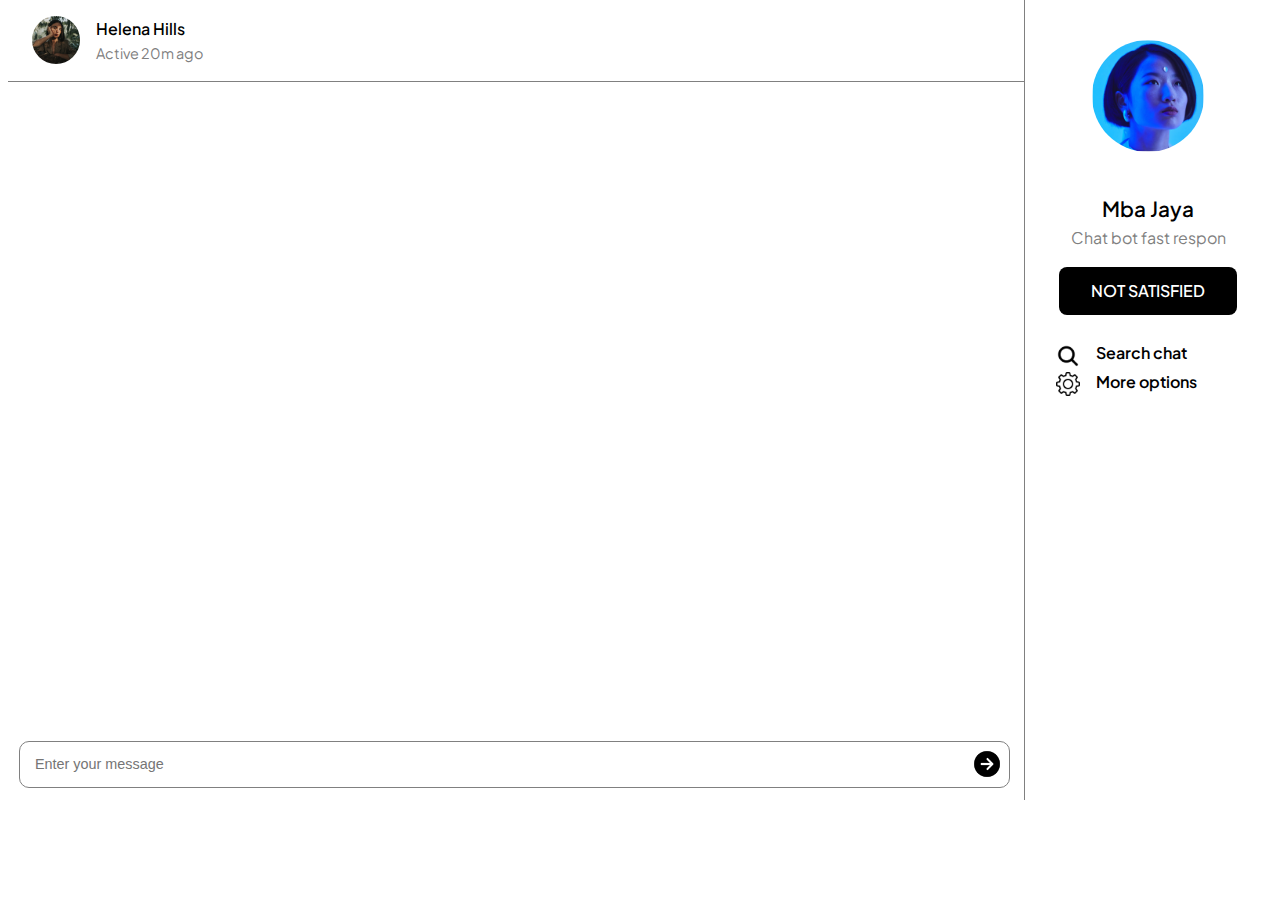
<file: csbot.html>
<!DOCTYPE html>
<html lang="en">
<head>
    <meta charset="UTF-8">
    <meta name="viewport" content="width=device-width, initial-scale=1.0">
    <title>Customer Service</title>
    <link rel="stylesheet" href="styleCS.css">
    <link rel="preconnect" href="https://fonts.googleapis.com">
    <link rel="preconnect" href="https://fonts.gstatic.com" crossorigin>
    <link href="https://fonts.googleapis.com/css2?family=Plus+Jakarta+Sans:ital,wght@0,200..800;1,200..800&display=swap" rel="stylesheet">
</head>
<body>
    <main>
        <div class="chat">
            <div class="customer">
                <img src="customer.png" alt="">
                <div class="customer-profile">
                    <p>Helena Hills</p>
                    <p>Active 20m ago</p>
                </div>
            </div>
            <div class="chat-area">

            </div>
            <div class="message-container">
                <input type="text" class="message-input" placeholder="Enter your message">
                <div class="icon-container">
                    <img src="Arrow_right_circle.png" alt="send" class="icon">
                
                </div>
            </div>
        </div>

        <div class="profile-cs">
            <img src="cs.png" alt="">
            <p class="name">Mba Jaya</p>
            <p class="ket">Chat bot fast respon</p>
            <a href="csadmin.html">NOT SATISFIED</a>
            <div class="menu">
                <div class="menu-item">
                    <img src="Fill=True.png" alt="">
                    <p>Search chat</p>
                </div>
                <div class="menu-item">
                    <img src="/image/settings-asset.jpeg" alt="">
                    <p>More options</p>
                </div>
            </div>

        </div>

    </main>
    
</body>
</html>
</file>
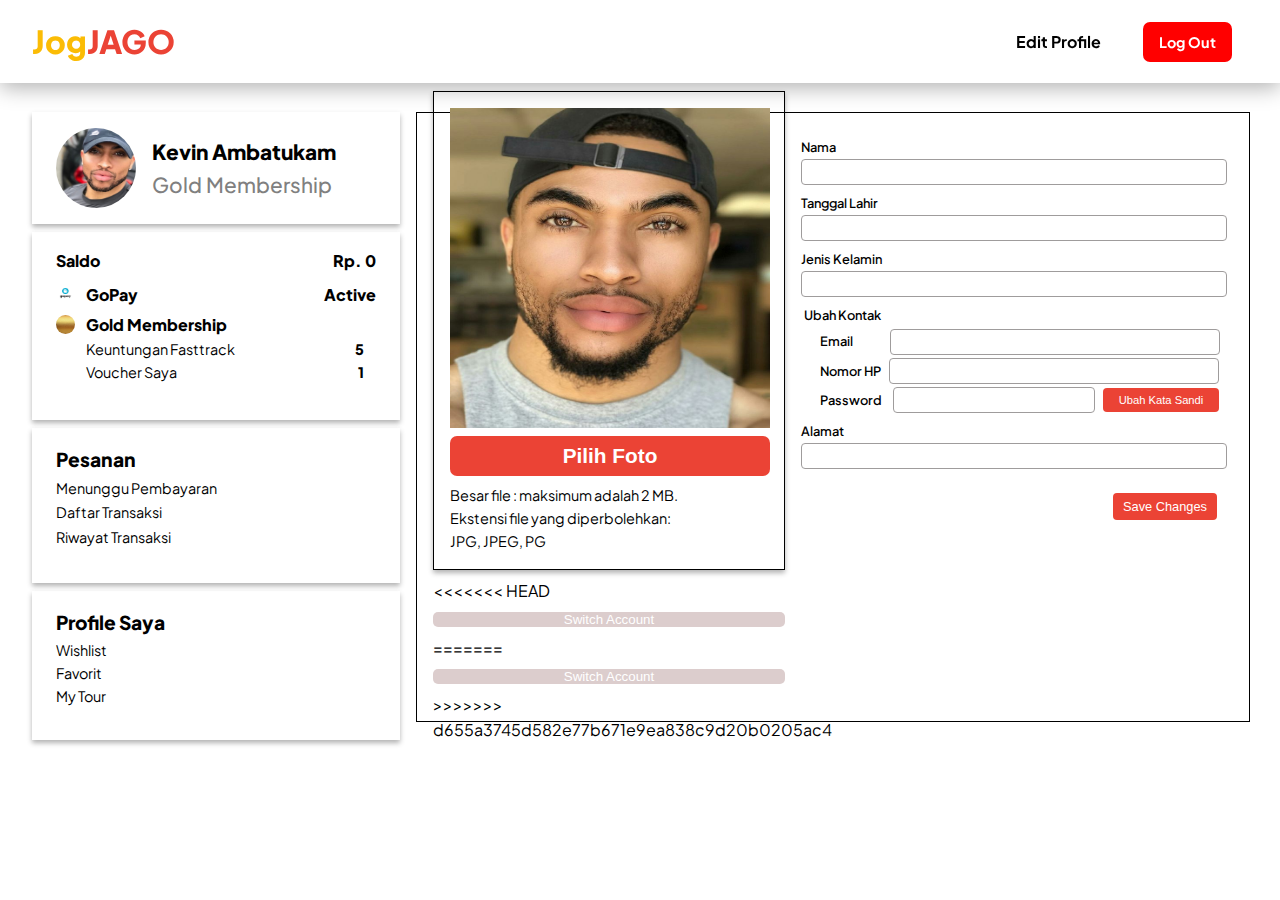
<file: edit-profile.html>
<!DOCTYPE html>
<html lang="en">
<head>
    <meta charset="UTF-8">
    <meta name="viewport" content="width=device-width, initial-scale=1.0">
    <title>Edit Profile</title>
    <link rel="stylesheet" href="/css/styleEditProfile.css">
    <link rel="preconnect" href="https://fonts.googleapis.com">
    <link rel="preconnect" href="https://fonts.gstatic.com" crossorigin>
    <link href="https://fonts.googleapis.com/css2?family=Plus+Jakarta+Sans:ital,wght@0,200..800;1,200..800&display=swap" rel="stylesheet">
</head>
<body>
    <header>
        <nav>
            <div class="logo">
                <p>Jog<a>JAGO</a></p>
            </div>
            <div class="menu">
                <ul>
                    <li><a href="#travel">Edit Profile</a></li>
                    <li class="logout"><a href="login.html">Log Out</a></li>
                </ul>
            </div>
        </nav>
    </header>
    <main>
        <div class="about-profile">
            <div class="name-profile">
                <img src="/image/profile-asset2.jpeg" alt="">
                <div class="text-1">
                    <h1 class="name">Kevin Ambatukam</h1>
                    <h1 class="membership">Gold Membership</h1>
                </div>
            </div>
            <div class="benefit">
                <div class="item-benefit">
                    <p>Saldo</p>
                    <p>Rp. 0</p>
                </div>
                <div class="item-benefit">
                    <div class="gopay">
                        <img src="/image/gopay-asset.jpeg" alt="">
                        <p>GoPay</p>
                    </div>
                    <p>Active</p>
                </div>
                <div class="item-benefit-member">
                    <img src="/image/gold-asset.jpeg" alt="">
                    <div class="detail-member">
                        <a href="membership.html">Gold Membership</a>
                        <div class="detail-benefit">
                            <p>Keuntungan Fasttrack</p>
                            <p class="">5</p>
                        </div>
                        <div class="detail-benefit">
                            <p>Voucher Saya</p>
                            <p>1</p>
                        </div>  
                    </div>
                </div>

            </div>
            <div class="order">
                <h1>Pesanan</h1>
                <p>Menunggu Pembayaran</p>
                <p>Daftar Transaksi</p>
                <p>Riwayat Transaksi</p>
            </div>
            <div class="myprofile">
                <h1>Profile Saya</h1>
                <div class="content-myprofile">
                    <a href="wishlist.html">Wishlist</a>
                    <p>Favorit</p>
                    <a href="ticket.html">My Tour</a>
                </div>
                
            </div>
        </div>
        <div class="editprofile">
            <div class="profile-photo">
                <div class="upload-photo">
                    <img src="/image/profile-asset1.jpeg" alt="">
                    <button>Pilih Foto</button>
                    <p>Besar file : maksimum adalah 2 MB. Ekstensi file yang diperbolehkan: JPG, JPEG, PG</p>
                </div>
<<<<<<< HEAD
                <button>Switch Account</button>
=======
                <button onclick="switchAcc()">Switch Account</button>
>>>>>>> d655a3745d582e77b671e9ea838c9d20b0205ac4
                <!-- <button>Delete Account</button> -->
            </div>
            <div class="detail-profile">
                <div class="item">
                    <p class="title">Nama</p>
                    <input type="text" placeholder="">
                </div>
                <div class="item">
                    <p class="title">Tanggal Lahir</p>
                    <input type="text">
                </div>
                <div class="item">
                    <p class="title">Jenis Kelamin</p>
                    <input type="text">
                </div> 
                <div class="item-contact">
                    <p>Ubah Kontak</p>
                    <div class="item email">
                        <p class="title">Email</p>
                        <input type="email">
                    </div>
                    <div class="item no">
                        <p class="title">Nomor HP</p>
                        <input type="text">
                    </div>
                    <div class="item password">
                        <p class="title">Password</p>
                        <input type="password">
                        <button>Ubah Kata Sandi</button>
                    </div>
                </div>
                <div class="item alamat">
                    <p class="title">Alamat</p>
                    <input type="text">
                </div>
                <div class="submit">
                    <button>Save Changes</button>
                </div>
            </div>
        </div>
    </main>
    <script>
        document.getElementsByClassName("logo")[0].addEventListener("click", function() {
            window.location.href = "index.html";
        });

        function switchAcc() {
            window.location.href = "login.html";
        }
    </script>
    
</body>
</html>
</file>
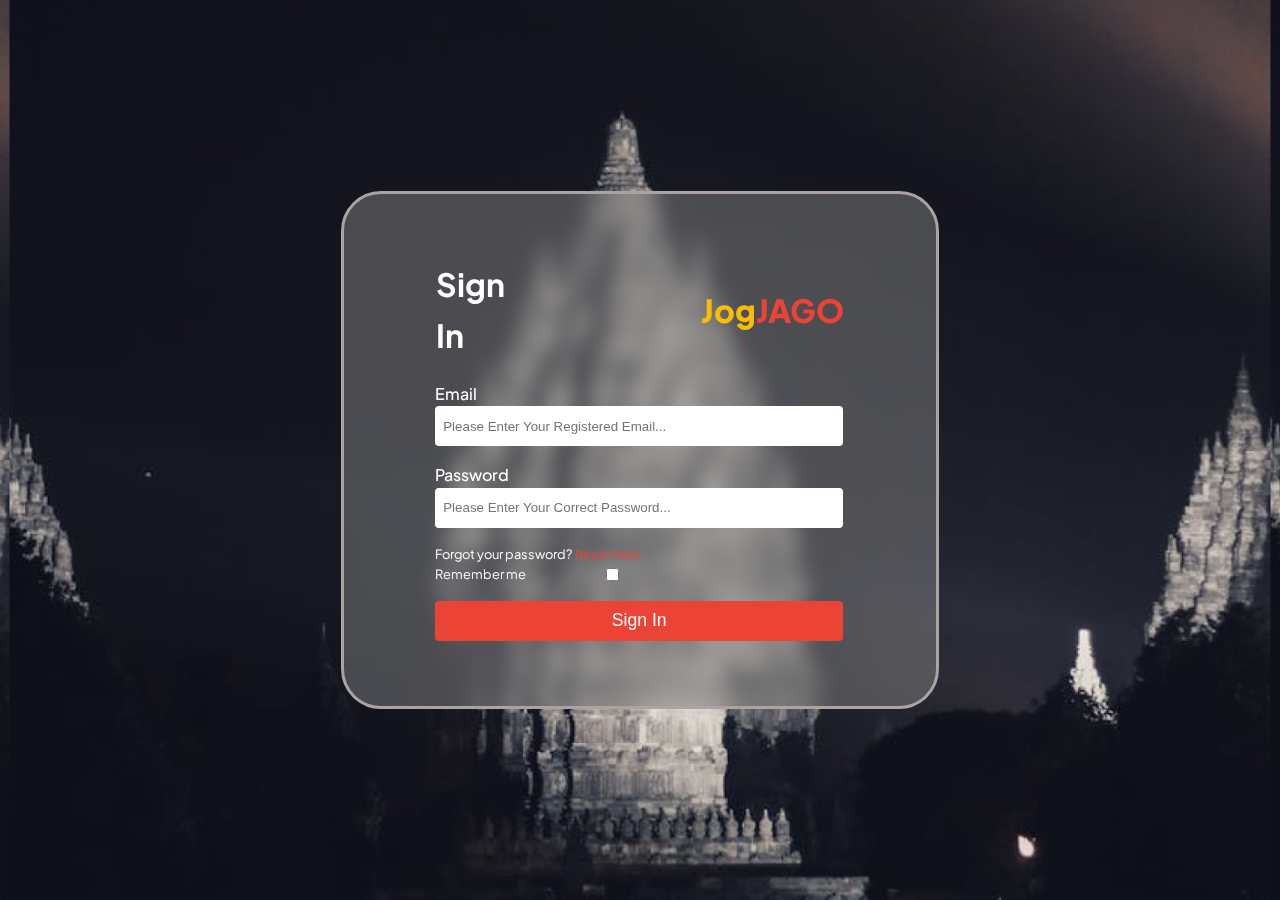
<file: login.html>
<!DOCTYPE html>
<html lang="en">
<head>
    <meta charset="UTF-8">
    <meta name="viewport" content="width=device-width, initial-scale=1.0">
    <title>Login</title>
    <link rel="stylesheet" href="styleLogin.css">
    <link rel="preconnect" href="https://fonts.googleapis.com">
    <link rel="preconnect" href="https://fonts.gstatic.com" crossorigin>
    <link href="https://fonts.googleapis.com/css2?family=Plus+Jakarta+Sans:ital,wght@0,200..800;1,200..800&display=swap" rel="stylesheet">
</head>
<body>
    <main>
        <div class="title">
            <div class="create">
                <h1>Sign In</h1>
            </div>
            <div class="logo">
                <p>Jog<a>JAGO</a></p>
            </div>
        </div>

        <form onsubmit="validateLogin(event)">
            <div class="input email">
                <h3>Email</h3>
                <input type="email" id="email" placeholder="Please Enter Your Registered Email..." required>
            </div>
            <div class="input password">
                <h3>Password</h3>
                <input type="password" id="password" placeholder="Please Enter Your Correct Password..." required>
            </div>
            <div class="reset-menu">
                <p>Forgot your password?</p>
                <a href="resetpassword.html">
                    Reset<p> here</p>
                </a>
            </div>
            <div class="remember">
                <label for="remember">Remember me</label>
                <input type="checkbox" name="choices" id="remember">
            </div>
            
            <div class="login">
                <button type="submit">Sign In</button>
            </div>
        </form>
        
    </main>
    <script>
        let failedAttempts = 0;

        function validateLogin(event) {
            event.preventDefault(); 
            var email = document.getElementById('email').value;
            var password = document.getElementById('password').value;

            if (email === 'admin@gmail.com' && password === '123') {
                window.location.href = 'index.html';
            } else {
                failedAttempts++;
                if (failedAttempts >= 3) {
                    window.location.href = 'resetpassword.html';
                    alert('Password Anda Salah Lebih dari 3x, Silahkan Reset Password Anda!');
                } else {
                    alert('Password Anda Salah, Silahkan Isi Ulang');
                }
            }
        }
    </script>
</body>
</html>
</file>
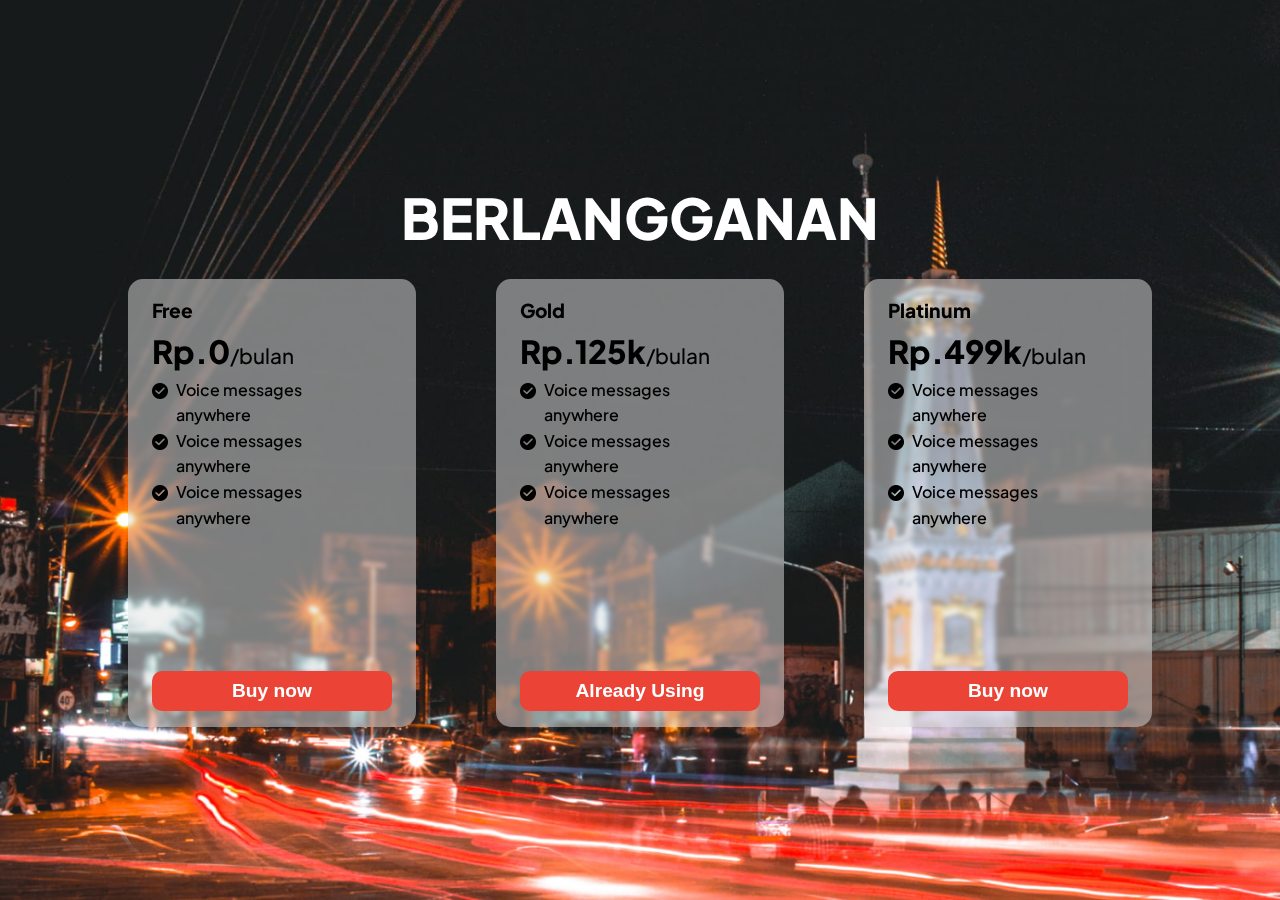
<file: membership.html>
<!DOCTYPE html>
<html lang="en">
<head>
    <meta charset="UTF-8">
    <meta name="viewport" content="width=device-width, initial-scale=1.0">
    <title>Membership</title>
    <link rel="stylesheet" href="/css/styleMembership.css">
    <link rel="preconnect" href="https://fonts.googleapis.com">
    <link rel="preconnect" href="https://fonts.gstatic.com" crossorigin>
    <link href="https://fonts.googleapis.com/css2?family=Plus+Jakarta+Sans:ital,wght@0,200..800;1,200..800&display=swap" rel="stylesheet">
</head>
<body> 
    <main>
        <h1>BERLANGGANAN</h1>
        <div class="membership">
            <div class="detail-membership">
                <div class="content">
                    <h2 class="title">Free</h2>
                    <h2 class="price">Rp.0<a>/bulan</a></h2>
                    <div class="detail-benefit">
                        <img src="/image/checked.png" alt="">
                        <p>Voice messages anywhere</p>
                    </div>
                    <div class="detail-benefit">
                        <img src="/image/checked.png" alt="">
                        <p>Voice messages anywhere</p>
                    </div>
                    <div class="detail-benefit">
                        <img src="/image/checked.png" alt="">
                        <p>Voice messages anywhere</p>
                    </div>
                </div>
                <button>Buy now</button>
            </div>
            <div class="detail-membership">
                <div class="content">
                    <h2 class="title">Gold</h2>
                    <h2 class="price">Rp.125k<a>/bulan</a></h2>
                    <div class="detail-benefit">
                        <img src="/image/checked.png" alt="">
                        <p>Voice messages anywhere</p>
                    </div>
                    <div class="detail-benefit">
                        <img src="/image/checked.png" alt="">
                        <p>Voice messages anywhere</p>
                    </div>
                    <div class="detail-benefit">
                        <img src="/image/checked.png" alt="">
                        <p>Voice messages anywhere</p>
                    </div>
                </div>
                <button>Already Using</button>
            </div>
            <div class="detail-membership">
                <div class="content">
                    <h2 class="title">Platinum</h2>
                    <h2 class="price">Rp.499k<a>/bulan</a></h2>
                    <div class="detail-benefit">
                        <img src="/image/checked.png" alt="">
                        <p>Voice messages anywhere</p>
                    </div>
                    <div class="detail-benefit">
                        <img src="/image/checked.png" alt="">
                        <p>Voice messages anywhere</p>
                    </div>
                    <div class="detail-benefit">
                        <img src="/image/checked.png" alt="">
                        <p>Voice messages anywhere</p>
                    </div>
                </div>
                <button>Buy now</button>
            </div>
        </div>
    </main>
</body>
</html>
</file>
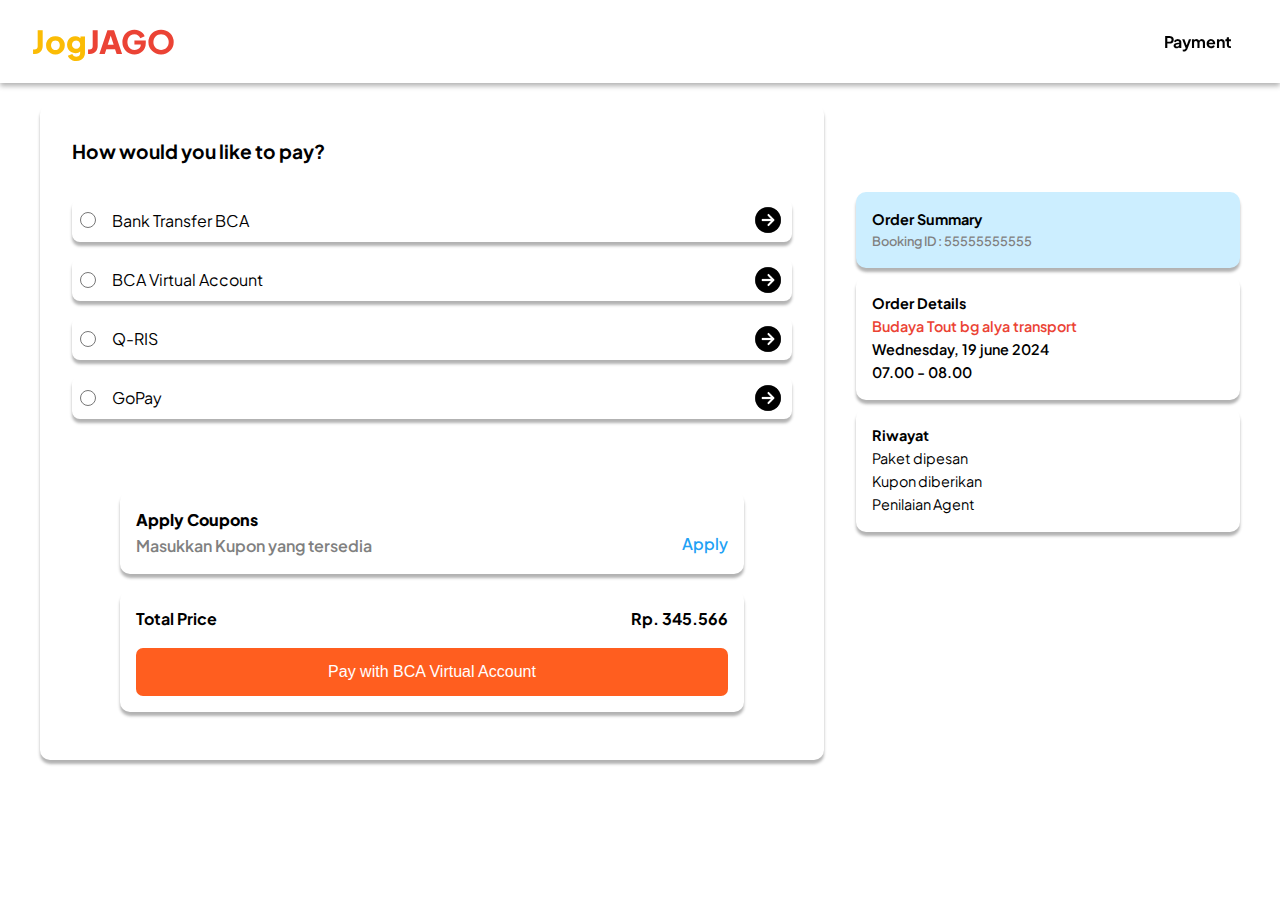
<file: payment.html>
<!DOCTYPE html>
<html lang="en">
<head>
    <meta charset="UTF-8">
    <meta name="viewport" content="width=device-width, initial-scale=1.0">
    <title>Payment</title>
    <link rel="stylesheet" href="stylePayment.css">
    <link rel="preconnect" href="https://fonts.googleapis.com">
    <link rel="preconnect" href="https://fonts.gstatic.com" crossorigin>
    <link href="https://fonts.googleapis.com/css2?family=Plus+Jakarta+Sans:ital,wght@0,200..800;1,200..800&display=swap" rel="stylesheet">
</head>
<body>
    <header>
        <nav>
            <div class="logo">
                <p>Jog<a>JAGO</a></p>
            </div>
            <div class="menu">
                <ul>
                    <li><a href="#travel">Payment</a></li>
                </ul>
            </div>
        </nav>
    </header>
    <main>
        <div class="payment-menu">
            <div class="option">
                <h1>How would you like to pay? </h1>
                <div class="bank">
                    <div class="name"> 
                        <input type="radio" id="bca">
                        <label for="bca">Bank Transfer BCA</label>
                    </div>
                    <img src="Arrow_right_circle.png" alt="">
                </div>
                <div class="bank">
                    <div class="name"> 
                        <input type="radio" id="va">
                        <label for="va">BCA Virtual Account</label>
                    </div>
                    <img src="Arrow_right_circle.png" alt="">
                </div>
                <div class="bank">
                    <div class="name"> 
                        <input type="radio" id="qris">
                        <label for="qris">Q-RIS</label>
                    </div>
                    <img src="Arrow_right_circle.png" alt="">
                </div>
                <div class="bank">
                    <div class="name"> 
                        <input type="radio" id="gopay">
                        <label for="gopay">GoPay</label>
                    </div>
                    <img src="Arrow_right_circle.png" alt="">
                </div>
            </div>
            <div class="confirm">
                <div class="coupon">
                    <div class="text">
                        <p>Apply Coupons</p>
                        <p>Masukkan Kupon yang tersedia</p>
                    </div>
                    <p>Apply</p>
                </div>
                <div class="total">
                    <div class="text-1">
                        <p>Total Price</p>
                        <p>Rp. 345.566</p>
                    </div>
                    <button>Pay with BCA Virtual Account</button>
                </div>
            </div>
            
        </div>
        <div class="payment-detail">
            <div class="sum">
                <p>Order Summary</p>
                <p>Booking ID : 55555555555</p>
            </div>
            <div class="order-detail">
                <p class="title">Order Details</p>
                <p class="type">Budaya Tout bg alya transport</p>
                <p>Wednesday, 19 june 2024</p>
                <p>07.00 - 08.00</p>
            </div>
            <div class="riwayat">
                <p class="title">Riwayat</p>
                <p>Paket dipesan</p>
                <p>Kupon diberikan</p>
                <p>Penilaian Agent</p>
            </div>

        </div>

    </main>
    
</body>
</html>
</file>
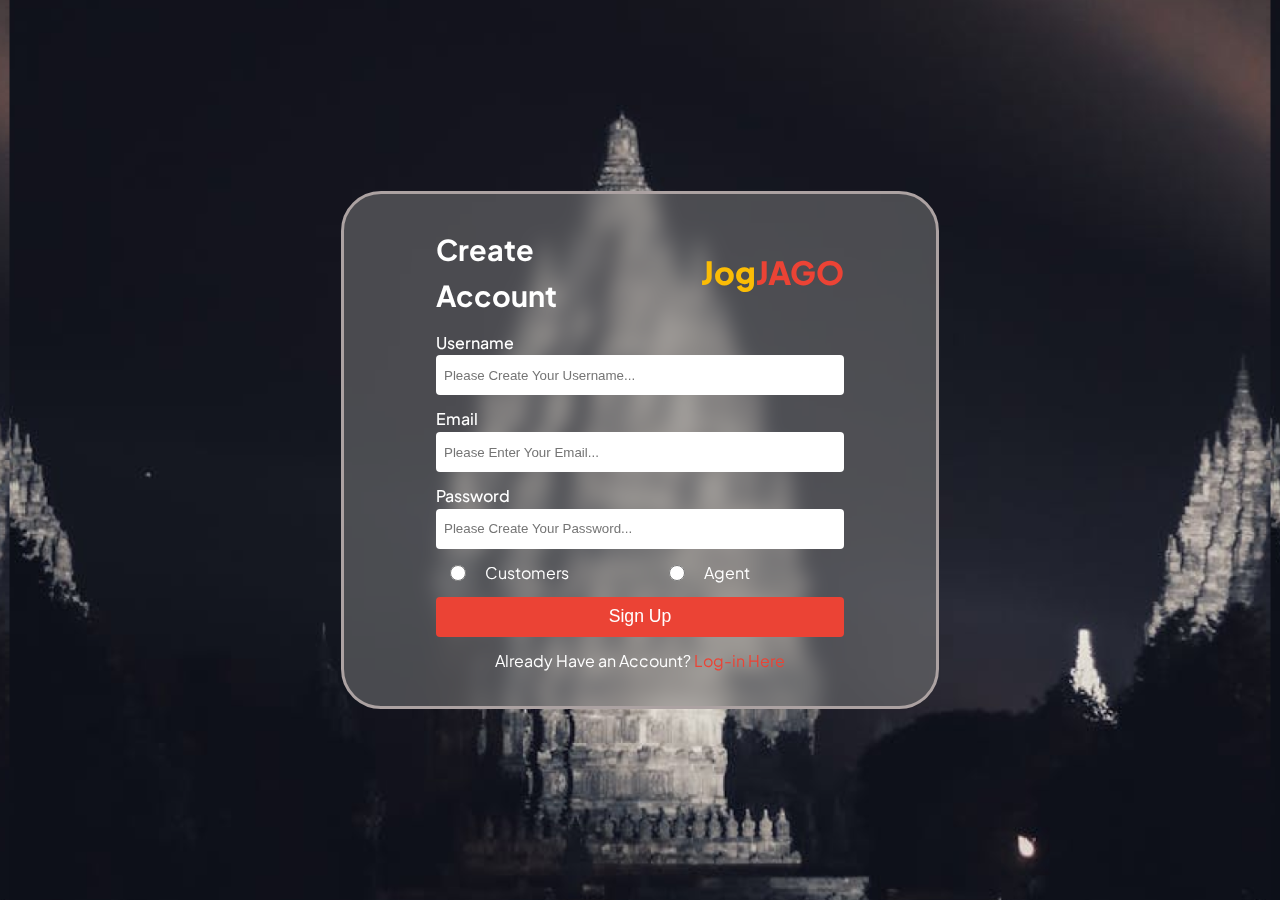
<file: register.html>
<!DOCTYPE html>
<html lang="en">
<head>
    <meta charset="UTF-8">
    <meta name="viewport" content="width=device-width, initial-scale=1.0">
    <title>Register</title>
    <link rel="stylesheet" href="styleRegister.css">
    <link rel="preconnect" href="https://fonts.googleapis.com">
    <link rel="preconnect" href="https://fonts.gstatic.com" crossorigin>
    <link href="https://fonts.googleapis.com/css2?family=Plus+Jakarta+Sans:ital,wght@0,200..800;1,200..800&display=swap" rel="stylesheet">
</head>
<body>
    <main>
        <div class="title">
            <div class="create">
                <h1>Create</h1>
                <h1>Account</h1>
            </div>
            <div class="logo">
                <p>Jog<a>JAGO</a></p>
            </div>
        </div>
        <div class="input username">
            <h3>Username</h3>
            <input type="text" placeholder="Please Create Your Username...">

        </div>
        <div class="input email">
            <h3>Email</h3>
            <input type="email" placeholder="Please Enter Your Email...">
        </div>
        <div class="input password">
            <h3>Password</h3>
            <input type="password" placeholder="Please Create Your Password...">
        </div>
        <div class="account">
            <input type="radio" id="customer" name="choices" value="customer">
            <label for="customer">Customers</label>

            <input type="radio" id="agent" name="choices" value="agent">
            <label for="agent">Agent</label>
        </div>
        <div class="register">
            <button>Sign Up</button>
        </div>
        <div class="login-menu">
            <p>Already Have an Account? 
            <a href="login.html">
                Log-in Here</p>
            </a>
        </div>
    </main>
    
</body>
</html>
</file>
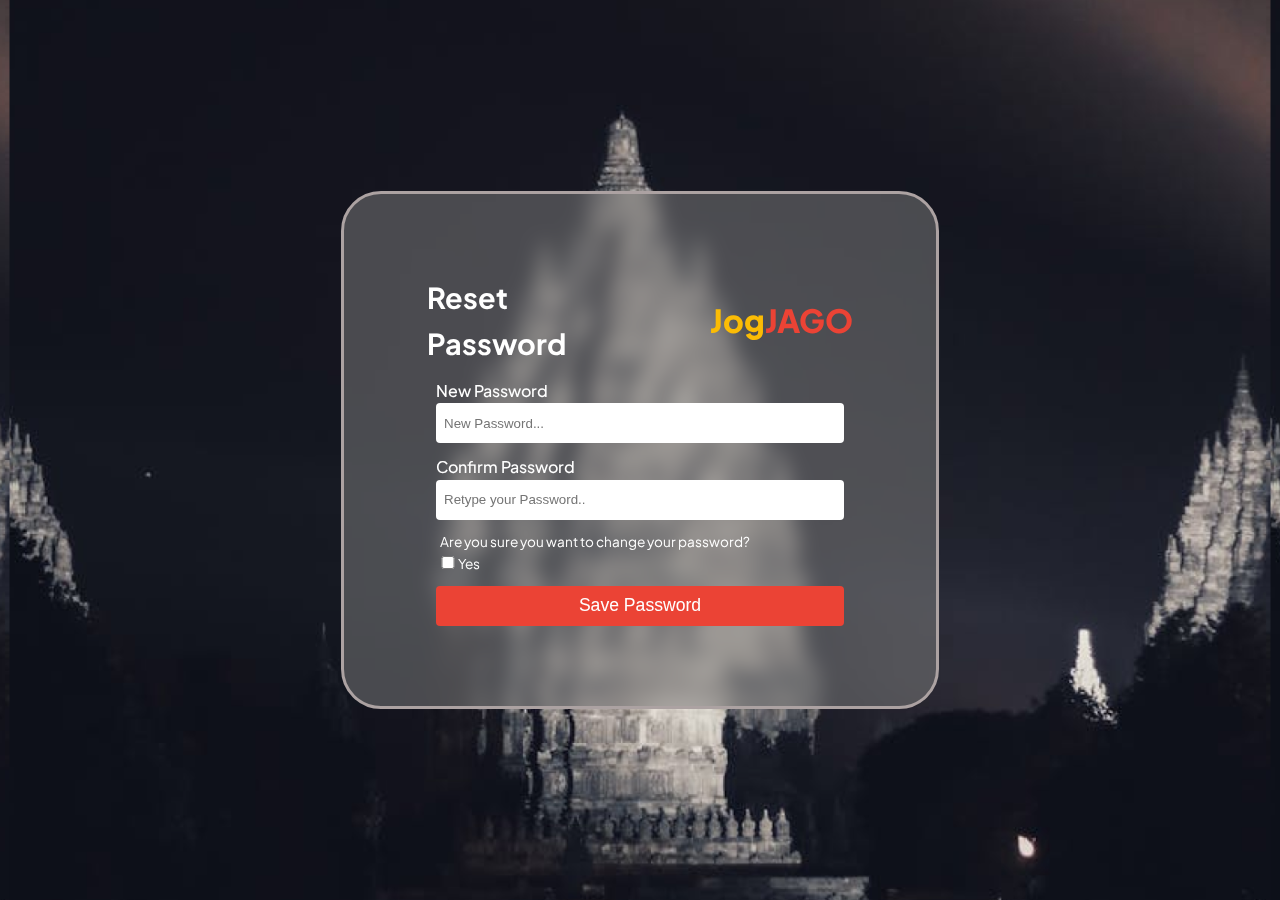
<file: resetpassword.html>
<!DOCTYPE html>
<html lang="en">
<head>
    <meta charset="UTF-8">
    <meta name="viewport" content="width=device-width, initial-scale=1.0">
    <title>Reset Password</title>
    <link rel="stylesheet" href="styleReset.css">
    <link rel="preconnect" href="https://fonts.googleapis.com">
    <link rel="preconnect" href="https://fonts.gstatic.com" crossorigin>
    <link href="https://fonts.googleapis.com/css2?family=Plus+Jakarta+Sans:ital,wght@0,200..800;1,200..800&display=swap" rel="stylesheet">
</head>
<body>
    <main>
        <div class="title">
            <div class="create">
                <h1>Reset</h1>
                <h1>Password</h1>
            </div>
            <div class="logo">
                <p>Jog<a>JAGO</a></p>
            </div>
        </div>
        <div class="input">
            <h3>New Password</h3>
            <input type="password" placeholder="New Password...">
        </div>
        <div class="input">
            <h3>Confirm Password</h3>
            <input type="password" placeholder="Retype your Password..">
        </div>
        <div class="confirm">
            <p>Are you sure you want to change your password?</p>
            <div class="confirm-button">
                <input type="checkbox" id="yes" name="choices" value="customer">
                <label for="yes">Yes</label>
            </div>
            
            
        </div>
        <div class="save">
            <button>Save Password</button>
        </div>
        
    </main>
    
</body>
</html>
</file>
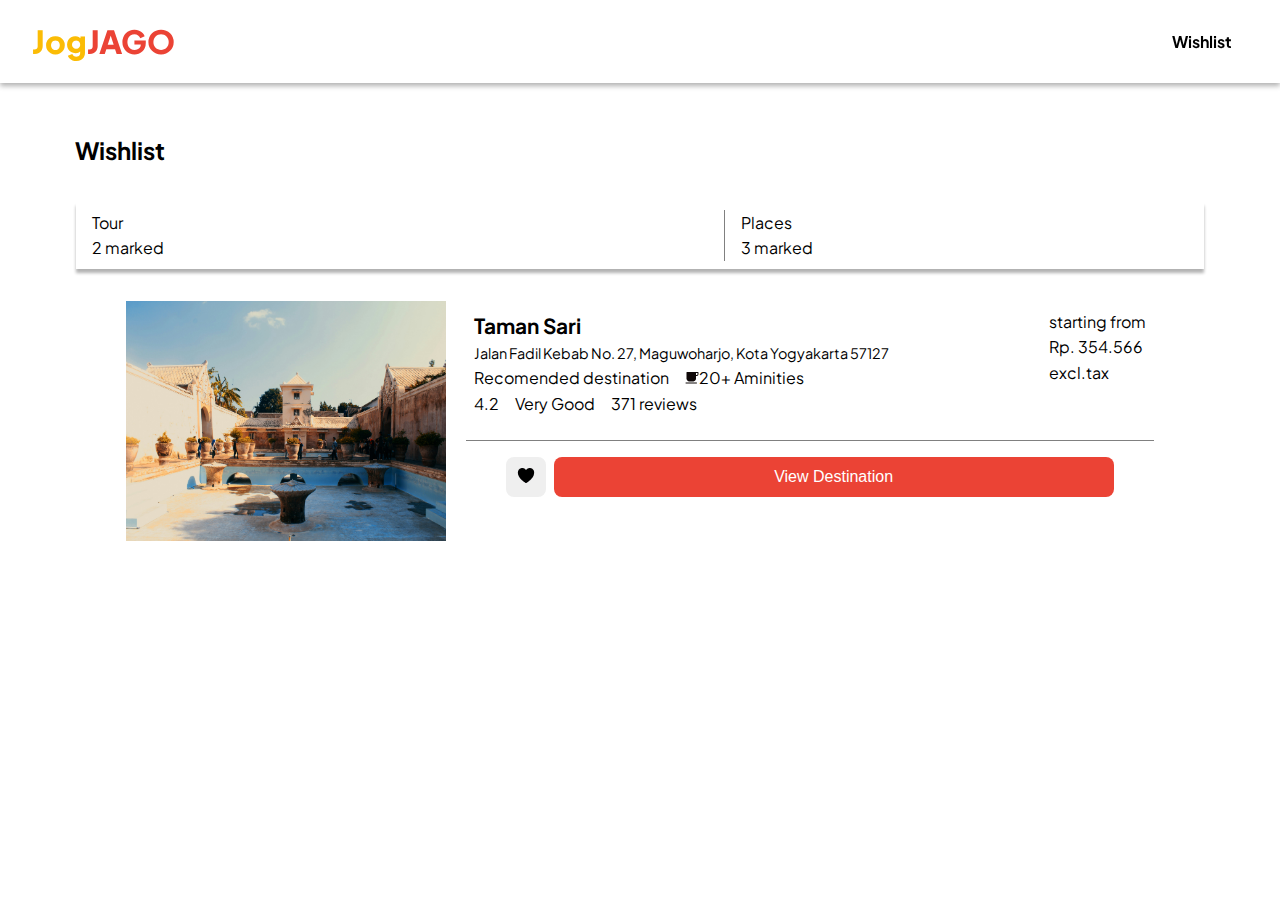
<file: wishlist.html>
<!DOCTYPE html>
<html lang="en">
<head>
    <meta charset="UTF-8">
    <meta name="viewport" content="width=device-width, initial-scale=1.0">
    <title>Wishlist</title>
    <link rel="stylesheet" href="/css/styleWishlist.css">
    <link rel="preconnect" href="https://fonts.googleapis.com">
    <link rel="preconnect" href="https://fonts.gstatic.com" crossorigin>
    <link href="https://fonts.googleapis.com/css2?family=Plus+Jakarta+Sans:ital,wght@0,200..800;1,200..800&display=swap" rel="stylesheet">
</head>
<body>
    <header>
        <nav>
            <div class="logo">
                <p>Jog<a>JAGO</a></p>
            </div>
            <div class="menu">
                <ul>
                    <li><a href="#travel">Wishlist</a></li>
                </ul>
            </div>
        </nav>
    </header>
    <main>
        <h1>Wishlist</h1>
        <div class="menu-main">
            <div class="menu1">
                <p>Tour</p>
                <p>2 marked</p>
            </div>
            <div class="menu2">
                <p>Places</p>
                <p>3 marked</p>
            </div>
        </div>
        <div class="content">
            <div class="item">
                <img src="image/jogja-asset10.jpg" class="item-img" alt="">
                <div class="detail">
                    <div class="description">
                        <div class="text">
                            <h1>Taman Sari</h1>
                            <div class="address">
                                <!-- <img src="/image/maps-asset.png" alt=""> -->
                                <p>Jalan Fadil Kebab No. 27, Maguwoharjo, Kota Yogyakarta 57127</p>
                            </div>
                            <div class="recommend">
                                <p>Recomended destination</p>
                                <div class="icon">
                                    <img src="/image/cafe-asset.png" alt="">
                                    <p>  20+ Aminities</p>
                                </div>
                            </div>
                            <div class="rating">
                                <p class="numrat">4.2</p>
                                <p class="rate">Very Good</p>
                                <p>371 reviews</p>
                            </div>
                        </div>
                        <div class="price">
                            <p class="title">starting from</p>
                            <p>Rp. 354.566</p>
                            <p>excl.tax</p>
                        </div>
                    </div>
                    <div class="button">
                        <button class="fav">
                            <img src="/image/love-asset.png" alt="">
                        </button>
                        <button class="view">View Destination</button>
                    </div>
                </div>
            </div>
        </div>
    </main>
    <script>
        document.getElementsByClassName("logo")[0].addEventListener("click", function() {
            window.location.href = "index.html";
        });
    </script>
</body>
</html>
</file>
<file: styleCS.css>
*{
    padding: 0;
    margin: 0;
    scroll-behavior: smooth;
}
body{
    line-height: 1.6;
    font-family: "Plus Jakarta Sans", sans-serif;
    min-width: 800px;
    display: flex;
    justify-content: center;
    align-items: center;
    padding: 0;

}

main{
    height: 50rem;
    display: flex;
    flex-direction: row;
    justify-content: center;
}

.chat{
    width: 63.5rem;
    display: flex;
    flex-direction: column;
}

.customer{
    border-bottom: 1px solid grey;
    display: flex;
    flex-direction: row;
    align-items: center;
    gap: 1rem;
    padding: 1rem 1.5rem;
}
.customer-profile p{
    font-size: 1rem;
    color: black;
    font-weight: 550;
}
.customer-profile p:last-of-type{
    font-size: 0.9rem;
    color: grey;
    font-weight: 400;
}

.customer img{
    border-radius: 50%;
    width: 3rem;
    height: 3rem;
}
.profile-cs{
    display: flex;
    flex-direction: column;
    justify-content: start;
    align-items: center;
    width: 15.4rem;
    border-left: 1px solid gray;
}
.profile-cs > img{
    margin-top: 2.5rem;
    margin-bottom: 2.5rem;
    width: 7rem;
    height: 7rem;
    border-radius: 50%;
}
.name{
    font-size: 1.3rem;
    font-weight: 550;
}
.ket{
    margin-bottom: 1rem;
    font-size: 1rem;
    color: grey;
}
a{
    padding: 0.7rem 2rem;
    text-decoration: none;
    font-weight: 550;
    font-size: 1rem;
    border: none;
    border-radius: 8px;
    background-color: black;
    color: white;
    margin-bottom: 1.5rem;
}
.menu{
    display: flex;
    flex-direction: column;
    justify-content: start;
    width: 10rem;
    margin-left: -1.5rem;
    align-items: start;
}

.menu-item{
    display: flex;
    gap: 1rem;
    align-items: center;
    justify-content: center;
    flex-direction: row;
}
.menu-item img{
    width: 1.5rem;
    height: 1.5rem;
    margin-top: 0.3rem;
}
.menu-item p{
    font-weight: 600;
}
.chat-area{
    height: 40rem;
}



.message-container {
    display: flex;
    margin: 0.7rem;
    margin-top: 1.2rem;
    align-items: center;
    border: 1px solid gray;
    border-radius: 10px;
    padding: 0.4rem;
    width: 61rem;
}

.message-input {
    border: none;
    outline: none;
    width: 100%;
    padding: 0.5rem;
    font-size:0.9rem;
    border-radius: 20px;
}

.icon-container {
    display: flex;
    align-items: center;
    gap: 0.5rem;
}

.icon {
    width: 2rem;
    height: 2rem;
    cursor: pointer;
}
</file>
<file: css/styleEditProfile.css>
*{
    padding: 0;
    margin: 0;
    scroll-behavior: smooth;
}
body{
    line-height: 1.6;
    font-family: "Plus Jakarta Sans", sans-serif;
    min-width: 800px;
    /* display: flex;
    flex-direction: column;
    justify-content: center;
    align-items: center; */
}

header{
    
    padding: 1rem 0;
    background-color: white;
    position: fixed;
    width: 100%;
    top: 0;
    z-index: 1000;
    box-shadow: 0px 5px 20px rgba(0, 0, 0, 0.3);
}
nav{
    display: flex;
    justify-content: space-between;
    align-items: center;
    max-width: 1200px;
    margin: 0 auto;
    padding: 0 3rem 0 2rem;
}

.menu ul{
    display: flex;
    flex-direction: row;
    justify-content: center;
    gap: 2.1rem;
    list-style-type: none;
}
.logo{
    cursor: pointer;
}

.logo p{
    font-size: 2rem;
    font-weight: 800;
    color: #FBBC05;
}

.logo a{
    color: #EB4335;
}

.menu li a{
    text-decoration: none;
    color: black;
    font-size: 1rem;
    font-weight: 700;
}

.menu li.logout a {
    font-size: 0.9rem;
    color: white;
    margin-left: 0.5rem;
    padding: 0.7rem 1rem;
    background-color: red;
    border-radius: 7px;
    transition: transform 0.3s ease;
}

.menu li.logout a:hover {
  /* lagi sadar iki udu button tai */
}

main{
    height: 38rem;
    background-color: white;
    max-width: 1300px;
    width: 100%;
    margin: 0 auto;
    display: flex;
    gap: 1rem;
    flex-direction: row;
    padding: 2rem 2rem;
    margin-top: 5rem;
}

.about-profile{
    display: flex;
    width: 23rem;
    flex-direction: column;
    gap: 0.5rem;
}
.name-profile{
    display: flex;
    padding: 1rem 1.5rem;
    gap: 1rem;
    justify-content: start;
    align-items: center;
    box-shadow: 0px 3px 5px rgba(0, 0, 0, 0.3);
}
.name-profile img{
    border-radius: 50%;
    width: 5rem;
    height: 5rem;
}
.name-profile .text-1 .name, .name-profile .text-1 .membership{
    font-size: 1.3rem;
}
.name-profile .text-1 .name{
    font-weight: 800;
}
.name-profile .text-1 .membership{
    font-weight: 500;
    color: grey;
}
.benefit{
    display: flex;
    padding: 1rem 1.5rem 2.3rem 1.5rem;
    gap: 0.5rem;
    flex-direction: column;
    justify-content: center;
    box-shadow: 0px 3px 5px rgba(0, 0, 0, 0.3);
}
.benefit .item-benefit{
    display: flex;
    flex-direction: row;
    justify-content: space-between;
    font-weight: 800;
    font-size: 1rem;
}
.item-benefit .gopay{
    display: flex;
    justify-content: center;
    align-items: center;
    gap: 0.7rem;
} 
.item-benefit .gopay img, .item-benefit-member img{
    border-radius: 50%;
    width: 1.2rem;
    height: 1.2rem;
}
.item-benefit-member{
    display: flex;
    flex-direction: row;
    align-items: start;
    gap: 0.7rem;
}
.item-benefit-member .detail-member{
    margin-top: -0.2rem;
}
.item-benefit-member .detail-member a{
    text-decoration: none;
    color: black;
    font-size: 1rem;
    font-weight: 800;
}
.detail-benefit{
    display: flex;
    font-size: 0.9rem;
    flex-direction: row;
    justify-content: space-between;
    gap: 7.5rem;
}
.detail-benefit p:last-of-type{
    font-weight: 800;
}

.order{
    display: flex;
    padding: 1rem 1.5rem 2.1rem 1.5rem;
    gap: 0.1rem;
    flex-direction: column;
    justify-content: center;
    box-shadow: 0px 3px 5px rgba(0, 0, 0, 0.3);
}
.order h1, .myprofile h1{
    font-size: 1.2rem;
    font-weight: 800;
}

.order p, .myprofile .content-myprofile{
    font-size: 0.9rem;
}
.myprofile .content-myprofile a{
    text-decoration: none;
    color: black;
}
.myprofile{
    display: flex;
    padding: 1rem 1.5rem 2rem 1.5rem;
    gap: 0.1rem;
    flex-direction: column;
    justify-content: center;
    box-shadow: 0px 3px 5px rgba(0, 0, 0, 0.3);
    
}

.editprofile{
    display: flex;
    flex-direction: row;
    justify-content: center;
    align-items: center;
    gap: 1rem;
    border: 1px solid black;
    width: 50rem;
    padding: 1.5rem 1rem;
    height: 35rem;
}

.profile-photo{
    display: flex;
    justify-content: center;
    flex-direction: column;
    gap: 0.5rem;
    width: 22rem;
    height: 35rem;
    
}
.upload-photo{
    display: flex;
    flex-direction: column;
    gap: 0.5rem;
    padding: 1rem;
    border: 1px solid black;
    height: 29rem;
    box-shadow: 0px 3px 5px rgba(0, 0, 0, 0.3);
}
.upload-photo img{
    width: 20rem;
    height: 20rem;
}
.upload-photo button{
    width: 20rem;
    height: 2.5rem;
    font-size: 1.3rem;
    background-color: #EB4335;
    border: none;
    border-radius: 7px;
    font-weight: 550;
    color: white;
    cursor: pointer;
}

.upload-photo p{
    font-size: 0.9rem;
    padding-right: 5rem;
}
.profile-photo > button{
    border: none;
    height: 1.5rem;
    background-color: rgb(220, 205, 205);
    color: white;
    border-radius: 5px;
    cursor: pointer;
}
.detail-profile{
    width: 27rem;
    height: 35rem;
    display: flex;
    flex-direction: column;
    gap: 0.5rem;
}
.detail-profile > .item > .title{
    font-size: 0.8rem;
    font-weight: 550;
}
.detail-profile > .item > input{
    width: 26rem;
    height: 1.5rem;
    padding-left: 0.5rem;
    border-radius: 4px;
    border: 0.7px solid rgb(159, 156, 156);
}
.detail-profile > .submit{
    margin-top: 1rem;
    display: flex;
    justify-content: end;
    margin-right: 1rem;
}
.detail-profile > .submit > button{
    width: 6.5rem;
    height: 1.7rem;
    font-size: 0.8rem;
    border: none;
    background-color: #EB4335;
    border-radius: 4px;
    color: white;
    cursor: pointer;
}


.item-contact {
    display: flex;
    flex-direction: column;
    gap: 0.2rem;
    padding-left: 0.2rem;
    font-size: 0.8rem;
    font-weight: 570;
}
.item-contact .item{
    margin-left: 1rem;
    display: flex;
    align-items: center;
    gap: 0.5rem;
}
.item-contact .email input{
    margin-left: 1.8rem;
    
}
.item-contact .password input{
    margin-left: 0.2rem;
}
.item-contact .password button{
    font-size: 0.7rem;
    width: 12rem;
    height: 1.5rem;
    margin-right: 0.9rem;
    background-color: #EB4335;
    border: none;
    border-radius: 4px;
    color: white;
    cursor: pointer;
}

.item-contact input{
    padding-left: 0.5rem;
    width: 20rem;
    height: 1.5rem;
    border-radius: 4px;
    border: 0.7px solid rgb(159, 156, 156);
}
</file>
<file: styleLogin.css>
*{
    padding: 0;
    margin: 0;
    scroll-behavior: smooth;
}
body{
    height: 100vh;
    line-height: 1.6;
    background-image: url("/image/jogja-bg3.png");
    background-repeat: repeat; 
    background-size: contain;
    background-position: center;
    font-family: "Plus Jakarta Sans", sans-serif;
    min-width: 800px;
    display: flex;
    justify-content: center;
    align-items: center;

}
main{
    background-color: rgba(128, 128, 128, 0.5);
    display: flex;
    backdrop-filter: blur(10px);
    border: 3px solid rgb(172, 162, 162);
    flex-direction: column;
    justify-content: center;
    align-items: center;
    border-radius: 40px;
    gap: 1.2rem;
    width: 35rem;
    height: 30rem;
    padding: 1rem;

}
.title{
    display: flex;
    flex-direction: row;
    justify-content: center;
    align-items: center;
    gap: 10.2rem;
    width: 25.5rem;
}
.create{
    color: white;
    font-size: 1rem;
}
.logo p{
    font-size: 2rem;
    font-weight: 800;
    color: #FBBC05;
}

.logo a{
    color: #EB4335;
}

.input{
    display: flex;
    flex-direction: column;
    justify-content: center;
    align-items: start;
    width: 25.5rem;
}
.input h3{
    color: white;
    font-size: 1rem;
    font-weight: 500;
}
.input input{
    width: 25rem;
    height: 2.5rem;
    padding-left: 0.5rem;
    border: none;
    border-radius: 4px;
}
.account{
    color: white;
    width: 25rem;
    display: flex;
    flex-direction: row;
    justify-content: space-around;
}
.account input{
    width: 1rem;
}

label{
    margin-right: 5rem;
}

.login button{
    width: 25.5rem;
    height: 2.5rem;
    background-color: #EB4335;
    border: none;
    border-radius: 4px;
    font-size: 1.1rem;
    color: white;
    cursor: pointer;
}
.remember{
    margin-top: -1rem;
    margin-right: 14.1rem;
    color: white;
    display: flex;
    gap: 0rem;
    justify-content: start;
    font-size: 0.8rem;

}

.reset-menu{
 
    color: white;
    display: flex;
    gap: 0.2rem;
    font-size: 0.8rem;
}
.reset-menu a{
    display: flex;
    flex-direction: row;
    align-items: center;
    gap: 0.1rem;
    text-decoration: none;
    color: #EB4335;
   
}
.reset-menu a p{
    color: #EB4335;
}
form{
    display: flex;
    flex-direction: column;
    gap: 1rem;
}
</file>
<file: css/styleMembership.css>
*{
    padding: 0;
    margin: 0;
    scroll-behavior: smooth;
}
body{
    line-height: 1.6;
    font-family: "Plus Jakarta Sans", sans-serif;
    min-width: 800px;
    background-image: url("/image/jogja-bg2.png");
    background-repeat: repeat-x; 
    background-size: cover;
    background-position: bottom;
    height: 100vh;
    display: flex;
    flex-direction: column;
    justify-content: center;
    align-items: center;
}
main{
    display: flex;
    flex-direction: column;
    justify-content: center;
    align-items: center;
    gap: 1rem;
}
h1{
    color: white;
    font-size: 3.5rem;
    font-weight: 800;
}
main .membership{
    display: flex;
    flex-direction: row;
    justify-content: center;
    align-items: center;
    gap: 5rem;
    
}
.detail-membership{
    display: flex;
    flex-direction: column;
    justify-content: space-between;
    background-color: aqua;
    height: 26rem;
    width: 15rem;
    padding: 1rem 1.5rem;
    background-color: rgba(225, 225, 225, 0.5);
    backdrop-filter: blur(2px);
    border-radius: 15px;
}
.title{
    font-size: 1.2rem;
    font-weight: 800;
}
.price{
    font-size: 2rem;
    font-weight: 800;
}
h2 a{
    font-size: 1.3rem;
    font-weight: 500;
}

.content{
    display: flex;
    flex-direction: column;
    justify-content: center;
    align-items: start;
    
}
.detail-benefit{
    display: flex;
    flex-direction: row;
    justify-content: center;
    align-items: center;
    gap: 0.5rem;
}
.detail-benefit img{
    margin-top: -1.4rem;
    width: 1rem;
    height: 1rem;
}
.detail-benefit p{
    padding-right: 1.5rem;
    font-weight: 550;
}
button{
    height: 2.5rem;
    font-size: 1.2rem;
    border: none;
    background-color: #EB4335;
    color: white;
    font-weight: 550;
    border-radius: 10px;
    cursor: pointer;
}
</file>
<file: stylePayment.css>
*{
    padding: 0;
    margin: 0;
    scroll-behavior: smooth;
}
body{
    line-height: 1.6;
    font-family: "Plus Jakarta Sans", sans-serif;
    min-width: 800px;
    /* display: flex;
    flex-direction: column;
    justify-content: center;    
    align-items: center; */
}

header{
    
    padding: 1rem 0;
    background-color: white;
    position: fixed;
    width: 100%;
    top: 0;
    z-index: 1000;
    box-shadow: 0px 3px 5px rgba(0, 0, 0, 0.3);
}
nav{
    display: flex;
    justify-content: space-between;
    align-items: center;
    max-width: 1200px;
    margin: 0 auto;
    padding: 0 3rem 0 2rem;
}

.menu ul{
    display: flex;
    flex-direction: row;
    justify-content: center;
    gap: 2.1rem;
    list-style-type: none;
}

.logo p{
    font-size: 2rem;
    font-weight: 800;
    color: #FBBC05;
}

.logo a{
    color: #EB4335;
}

.menu li a{
    text-decoration: none;
    color: black;
    font-size: 1rem;
    font-weight: 700;
}

.menu li.logout a {
    font-size: 0.9rem;
    color: white;
    margin-left: 0.5rem;
    padding: 0.7rem 1rem;
    background-color: red;
    border-radius: 7px;
    transition: transform 0.3s ease;
}

main{
    height: 48rem;
    padding-top: 3rem;
    display: flex;
    flex-direction: row;
    align-items: center;
    justify-content: center;
    gap: 2rem;
}
.payment-menu{
    box-shadow: 0px 4px 3px rgba(0, 0, 0, 0.3);
    border-radius: 10px;
    width: 45rem;
    height: 37rem;
    display: flex;
    padding: 2rem;
    flex-direction: column;
    justify-content: space-between;
}
.payment-menu h1{
    font-size: 1.2rem;
    margin-bottom: 2rem;
}
.bank{
    margin-top: 1rem;
    display: flex;
    flex-direction: row;
    align-items: center;
    padding: 0.5rem;
    justify-content: space-between;
    height: 1.7rem;
    box-shadow: 0px 4px 3px rgba(0, 0, 0, 0.3);
    border-radius: 8px;
}
.bank input{
    width: 1rem;
    height: 1rem;
}
.bank img{
    width: 2rem;
    height: 2rem;
}
.name{
    display: flex;
    flex-direction: row;
    align-items: center;
    gap: 1rem;
}

.confirm{
    display: flex;
    flex-direction: column;
    padding: 1rem 3rem;
    justify-content: center;
    gap: 1rem;
}

.coupon{
    display: flex;
    flex-direction: row;
    justify-content: space-between;
    box-shadow: 0px 4px 3px rgba(0, 0, 0, 0.3);
    padding: 1rem;
    border-radius: 10px;
}
.coupon>p{
    margin-top: 1.5rem;
    color: #21A1F5;
    font-weight: 550;
}

.coupon .text p{
    font-size: 1rem;
    font-weight: 800;
}
.coupon .text p:last-of-type{
    color: gray;
    font-weight: 600;
}
.total{
    display: flex;
    flex-direction: column;
    box-shadow: 0px 4px 3px rgba(0, 0, 0, 0.3);
    padding: 1rem;
    gap: 1rem;
    border-radius: 10px;
}
.total .text-1{
    display: flex;
    font-weight: 700;
    justify-content: space-between;
}
.total button{
    height: 3rem;
    font-size: 1rem;
    color: white;
    border: none;
    border-radius: 7px;
    background-color: #FF5E1F;
}
.payment-detail{
    width: 24rem;
    height: 30rem;
    display:flex;
    flex-direction: column;
    gap: 0.5rem;
    align-items: start;
}
.sum, .riwayat, .order-detail{
    width: 22rem;
    border-radius: 10px;
    padding: 1rem;
    box-shadow: 0px 4px 3px rgba(0, 0, 0, 0.3);
}
.sum{
    background-color: #CCEEFF;
}
.sum p{
    font-size: 0.9rem;
    font-weight: 700;
}
.sum p:last-of-type{
    font-weight: 550;
    color: grey;
    font-size: 0.8rem;
}
.title{
    font-size: 0.9rem;
    font-weight: 700;
}

.order-detail{
    font-size: 0.9rem;
    font-weight: 600;
}
.type{
    color:#EB4335;
}
.riwayat{
    font-size: 0.9rem;
}
</file>
<file: styleRegister.css>
*{
    padding: 0;
    margin: 0;
    scroll-behavior: smooth;
}
body{
    height: 100vh;
    line-height: 1.6;
    background-image: url("/image/jogja-bg3.png");
    background-repeat: repeat; 
    background-size: contain;
    background-position: center;
    font-family: "Plus Jakarta Sans", sans-serif;
    min-width: 800px;
    display: flex;
    justify-content: center;
    align-items: center;

}
main{
    background-color: rgba(128, 128, 128, 0.5);
    display: flex;
    backdrop-filter: blur(10px);
    border: 3px solid rgb(172, 162, 162);
    flex-direction: column;
    justify-content: center;
    align-items: center;
    border-radius: 40px;
    gap: 0.7rem;
    width: 35rem;
    height: 30rem;
    padding: 1rem;

}
.title{
    display: flex;
    flex-direction: row;
    justify-content: center;
    align-items: center;
    gap: 9rem;
    width: 25.5rem;
}
.create{
    color: white;
    font-size: 0.9rem;
}
.logo p{
    font-size: 2rem;
    font-weight: 800;
    color: #FBBC05;
}

.logo a{
    color: #EB4335;
}

.input{
    display: flex;
    flex-direction: column;
    justify-content: center;
    align-items: start;
    width: 25.5rem;
}
.input h3{
    color: white;
    font-size: 1rem;
    font-weight: 500;
}
.input input{
    width: 25rem;
    height: 2.5rem;
    padding-left: 0.5rem;
    border: none;
    border-radius: 4px;
}
.account{
    color: white;
    width: 25rem;
    display: flex;
    flex-direction: row;
    justify-content: space-around;
}
.account input{
    width: 1rem;
}

label{
    margin-right: 5rem;
}

.register button{
    width: 25.5rem;
    height: 2.5rem;
    background-color: #EB4335;
    border: none;
    border-radius: 4px;
    font-size: 1.1rem;
    color: white;
    cursor: pointer;
}

.login-menu{
    color: white;
    display: flex;
    
    }
.login-menu a{
 
  
    text-decoration: none;
    color: #EB4335
   
    

}
</file>
<file: css/styleWishlist.css>
*{
    padding: 0;
    margin: 0;
    scroll-behavior: smooth;
}
body{
    line-height: 1.6;
    font-family: "Plus Jakarta Sans", sans-serif;
    min-width: 800px;
    /* display: flex;
    flex-direction: column;
    justify-content: center;    
    align-items: center; */
}

header{
    
    padding: 1rem 0;
    background-color: white;
    position: fixed;
    width: 100%;
    top: 0;
    z-index: 1000;
    box-shadow: 0px 3px 5px rgba(0, 0, 0, 0.3);
}
nav{
    display: flex;
    justify-content: space-between;
    align-items: center;
    max-width: 1200px;
    margin: 0 auto;
    padding: 0 3rem 0 2rem;
}

.menu ul{
    display: flex;
    flex-direction: row;
    justify-content: center;
    gap: 2.1rem;
    list-style-type: none;
}
.logo{
    cursor: pointer;
}

.logo p{
    font-size: 2rem;
    font-weight: 800;
    color: #FBBC05;
}

.logo a{
    color: #EB4335;
}

.menu li a{
    text-decoration: none;
    color: black;
    font-size: 1rem;
    font-weight: 700;
}

.menu li.logout a {
    font-size: 0.9rem;
    color: white;
    margin-left: 0.5rem;
    padding: 0.7rem 1rem;
    background-color: red;
    border-radius: 7px;
    transition: transform 0.3s ease;
}
main{
    height: 38rem;
    padding-top: 2rem;
    display: flex;
    flex-direction: column;
    align-items: center;
    justify-content: center;
    gap: 2rem;
}
main>h1{
    font-size: 1.5rem;
    margin-left: -65rem;

}
.menu-main{
    display: flex;
    width: 68.5rem;
    gap: 35rem;
    box-shadow: 0px 4px 3px rgba(0, 0, 0, 0.3);
    padding: 0.5rem 1rem;
    justify-content: start;

}
.menu2{
    padding-left: 1rem;
    border-left: 1px solid grey;
}
.item{
    display: flex;
    justify-content: center;
    gap: 1.2rem;
}

.item-img{
    width: 20rem;
    height: 15rem;
}
.detail{
    display: flex;
    flex-direction: column;
}
.description {
    display: flex;
    flex-direction: row;
    gap: 10rem;
    padding: 0.5rem;
    justify-content: space-between;
    border-bottom: 1px solid grey;
    padding-bottom: 1.5rem;
}
.description .text{
    display: flex;
    flex-direction: column;
}
.description .text h1{
    font-size: 1.3rem;
}
.addess{
    display: flex;
    margin-top: -1rem;
    flex-direction: row;
}
.address p{
    font-size: 0.9rem;
}

.recommend{
    display: flex;
    align-items: center;
    gap: 1rem;
}
.icon{
    display: flex;
    align-items: center;
}
.rating{
    display: flex;
    gap: 1rem;
}
.button{
    display: flex;
    gap: 0.5rem;
    justify-content: center;
    align-items: center;
    padding: 1rem;
}

.fav, .view{
    height: 2.5rem;
    padding: auto;
    border: none;
    border-radius: 8px;
}
.fav{
    width: 2.5rem;
}

.view{
    width: 35rem;
    font-size: 1rem;
    color: white;
    background-color: #EB4335;

}
</file>
<file: styleReset.css>
*{
    padding: 0;
    margin: 0;
    scroll-behavior: smooth;
}
body{
    height: 100vh;
    line-height: 1.6;
    background-image: url("/image/jogja-bg3.png");
    background-repeat: repeat; 
    background-size: contain;
    background-position: center;
    font-family: "Plus Jakarta Sans", sans-serif;
    min-width: 800px;
    display: flex;
    justify-content: center;
    align-items: center;

}
main{
    background-color: rgba(128, 128, 128, 0.5);
    display: flex;
    backdrop-filter: blur(10px);
    border: 3px solid rgb(172, 162, 162);
    flex-direction: column;
    justify-content: center;
    align-items: center;
    border-radius: 40px;
    gap: 0.7rem;
    width: 35rem;
    height: 30rem;
    padding: 1rem;

}
.title{
    display: flex;
    flex-direction: row;
    justify-content: center;
    align-items: center;
    gap: 9rem;
    width: 25.5rem;
}
.create{
    color: white;
    font-size: 0.9rem;
}
.logo p{
    font-size: 2rem;
    font-weight: 800;
    color: #FBBC05;
}

.logo a{
    color: #EB4335;
}

.input{
    display: flex;
    flex-direction: column;
    justify-content: center;
    align-items: start;
    width: 25.5rem;
}
.input h3{
    color: white;
    font-size: 1rem;
    font-weight: 500;
}
.input input{
    width: 25rem;
    height: 2.5rem;
    padding-left: 0.5rem;
    border: none;
    border-radius: 4px;
}
.confirm{
    color: white;
    width: 25rem;
    display: flex;
    font-size: 0.85rem;
    flex-direction: column;
    justify-content: start;
}
.confirm input{
    width: 1rem;
}

label{
    margin-right: 5rem;
}

.save button{
    width: 25.5rem;
    height: 2.5rem;
    background-color: #EB4335;
    border: none;
    border-radius: 4px;
    font-size: 1.1rem;
    color: white;
    cursor: pointer;
}
</file>
